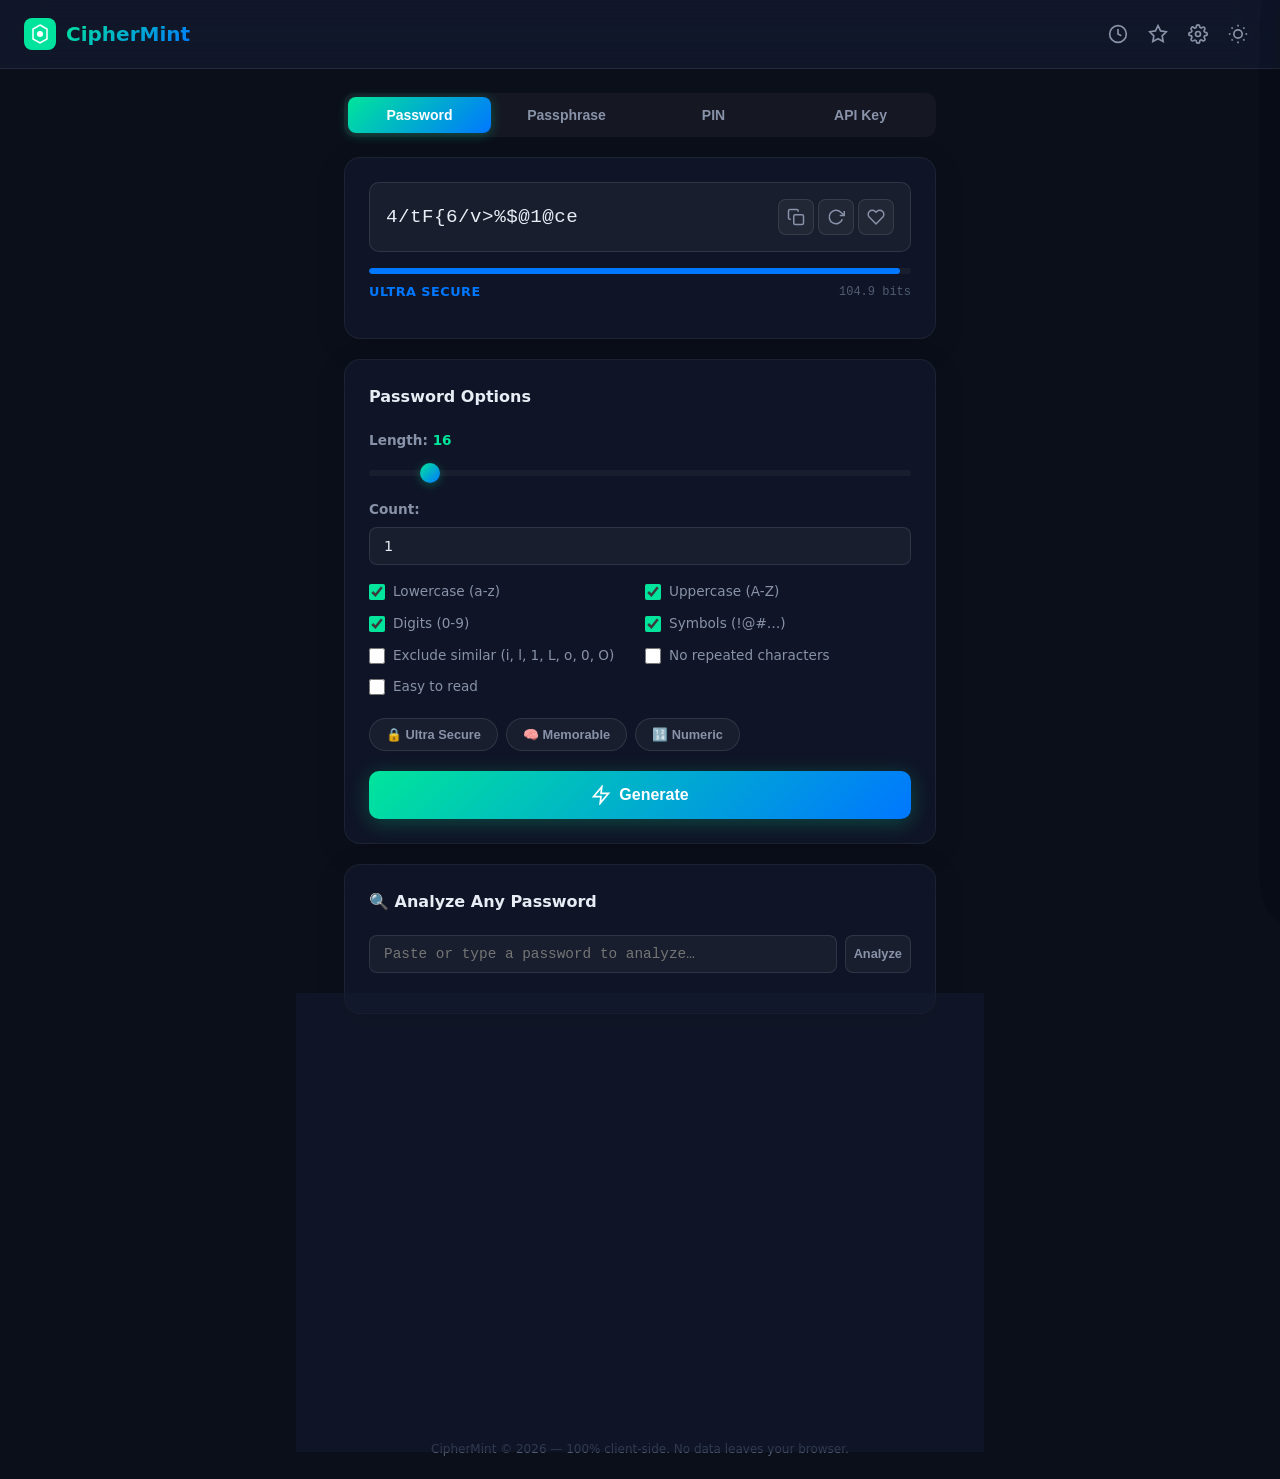
<file: index.html>
<!doctype html>
<html lang="en" data-theme="dark">
    <head>
        <meta charset="UTF-8" />
        <meta name="viewport" content="width=device-width, initial-scale=1.0" />
        <meta
            name="description"
            content="CipherMint — Modern, secure password generator. Generate strong passwords, passphrases, PINs & API keys instantly in your browser."
        />
        <title>CipherMint — Secure Password Generator</title>
        <link rel="stylesheet" href="styles.css" />
        <link rel="icon" href="assets/icons/favicon.svg" type="image/svg+xml" />
    </head>
    <body>
        <!-- Toast Container -->
        <div id="toast-container" aria-live="polite" aria-atomic="true"></div>

        <!-- Header -->
        <header class="app-header">
            <div class="header-left">
                <div class="logo" aria-label="CipherMint logo">
                    <svg
                        width="32"
                        height="32"
                        viewBox="0 0 32 32"
                        fill="none"
                        aria-hidden="true"
                    >
                        <rect
                            width="32"
                            height="32"
                            rx="8"
                            fill="url(#logoGrad)"
                        />
                        <path
                            d="M16 7l7 4v10l-7 4-7-4V11l7-4z"
                            stroke="#fff"
                            stroke-width="1.5"
                            fill="none"
                        />
                        <circle cx="16" cy="16" r="3" fill="#fff" />
                        <defs>
                            <linearGradient
                                id="logoGrad"
                                x1="0"
                                y1="0"
                                x2="32"
                                y2="32"
                            >
                                <stop stop-color="#00e59b" />
                                <stop offset="1" stop-color="#0077ff" />
                            </linearGradient>
                        </defs>
                    </svg>
                    <span class="logo-text">CipherMint</span>
                </div>
            </div>
            <nav class="header-right" aria-label="Main navigation">
                <button
                    id="btn-history"
                    class="icon-btn"
                    aria-label="Password history"
                    title="History"
                >
                    <svg
                        width="20"
                        height="20"
                        viewBox="0 0 24 24"
                        fill="none"
                        stroke="currentColor"
                        stroke-width="2"
                    >
                        <circle cx="12" cy="12" r="10" />
                        <polyline points="12 6 12 12 16 14" />
                    </svg>
                </button>
                <button
                    id="btn-favorites"
                    class="icon-btn"
                    aria-label="Favorite passwords"
                    title="Favorites"
                >
                    <svg
                        width="20"
                        height="20"
                        viewBox="0 0 24 24"
                        fill="none"
                        stroke="currentColor"
                        stroke-width="2"
                    >
                        <polygon
                            points="12 2 15.09 8.26 22 9.27 17 14.14 18.18 21.02 12 17.77 5.82 21.02 7 14.14 2 9.27 8.91 8.26 12 2"
                        />
                    </svg>
                </button>
                <button
                    id="btn-settings"
                    class="icon-btn"
                    aria-label="Settings"
                    title="Settings"
                >
                    <svg
                        width="20"
                        height="20"
                        viewBox="0 0 24 24"
                        fill="none"
                        stroke="currentColor"
                        stroke-width="2"
                    >
                        <circle cx="12" cy="12" r="3" />
                        <path
                            d="M19.4 15a1.65 1.65 0 0 0 .33 1.82l.06.06a2 2 0 1 1-2.83 2.83l-.06-.06a1.65 1.65 0 0 0-1.82-.33 1.65 1.65 0 0 0-1 1.51V21a2 2 0 0 1-4 0v-.09A1.65 1.65 0 0 0 9 19.4a1.65 1.65 0 0 0-1.82.33l-.06.06a2 2 0 1 1-2.83-2.83l.06-.06A1.65 1.65 0 0 0 4.68 15a1.65 1.65 0 0 0-1.51-1H3a2 2 0 0 1 0-4h.09A1.65 1.65 0 0 0 4.6 9a1.65 1.65 0 0 0-.33-1.82l-.06-.06a2 2 0 1 1 2.83-2.83l.06.06A1.65 1.65 0 0 0 9 4.68a1.65 1.65 0 0 0 1-1.51V3a2 2 0 0 1 4 0v.09a1.65 1.65 0 0 0 1 1.51 1.65 1.65 0 0 0 1.82-.33l.06-.06a2 2 0 1 1 2.83 2.83l-.06.06A1.65 1.65 0 0 0 19.4 9a1.65 1.65 0 0 0 1.51 1H21a2 2 0 0 1 0 4h-.09a1.65 1.65 0 0 0-1.51 1z"
                        />
                    </svg>
                </button>
                <button
                    id="btn-theme"
                    class="icon-btn"
                    aria-label="Toggle theme"
                    title="Toggle dark/light mode"
                >
                    <svg
                        class="icon-sun"
                        width="20"
                        height="20"
                        viewBox="0 0 24 24"
                        fill="none"
                        stroke="currentColor"
                        stroke-width="2"
                    >
                        <circle cx="12" cy="12" r="5" />
                        <line x1="12" y1="1" x2="12" y2="3" />
                        <line x1="12" y1="21" x2="12" y2="23" />
                        <line x1="4.22" y1="4.22" x2="5.64" y2="5.64" />
                        <line x1="18.36" y1="18.36" x2="19.78" y2="19.78" />
                        <line x1="1" y1="12" x2="3" y2="12" />
                        <line x1="21" y1="12" x2="23" y2="12" />
                        <line x1="4.22" y1="19.78" x2="5.64" y2="18.36" />
                        <line x1="18.36" y1="5.64" x2="19.78" y2="4.22" />
                    </svg>
                    <svg
                        class="icon-moon"
                        width="20"
                        height="20"
                        viewBox="0 0 24 24"
                        fill="none"
                        stroke="currentColor"
                        stroke-width="2"
                    >
                        <path
                            d="M21 12.79A9 9 0 1 1 11.21 3 7 7 0 0 0 21 12.79z"
                        />
                    </svg>
                </button>
            </nav>
        </header>

        <!-- Main Content -->
        <main class="app-main">
            <!-- Generator Mode Tabs -->
            <div class="mode-tabs" role="tablist" aria-label="Generator mode">
                <button
                    class="tab active"
                    role="tab"
                    aria-selected="true"
                    data-mode="password"
                >
                    Password
                </button>
                <button
                    class="tab"
                    role="tab"
                    aria-selected="false"
                    data-mode="passphrase"
                >
                    Passphrase
                </button>
                <button
                    class="tab"
                    role="tab"
                    aria-selected="false"
                    data-mode="pin"
                >
                    PIN
                </button>
                <button
                    class="tab"
                    role="tab"
                    aria-selected="false"
                    data-mode="apikey"
                >
                    API Key
                </button>
            </div>

            <!-- Password Output -->
            <section
                class="output-section glass-card"
                aria-label="Generated password output"
            >
                <div class="output-wrapper">
                    <output
                        id="password-output"
                        class="password-display"
                        aria-live="polite"
                        aria-label="Generated password"
                        >Click Generate</output
                    >
                    <div class="output-actions">
                        <button
                            id="btn-copy"
                            class="action-btn"
                            aria-label="Copy password"
                            title="Copy to clipboard"
                        >
                            <svg
                                width="18"
                                height="18"
                                viewBox="0 0 24 24"
                                fill="none"
                                stroke="currentColor"
                                stroke-width="2"
                            >
                                <rect
                                    x="9"
                                    y="9"
                                    width="13"
                                    height="13"
                                    rx="2"
                                />
                                <path
                                    d="M5 15H4a2 2 0 0 1-2-2V4a2 2 0 0 1 2-2h9a2 2 0 0 1 2 2v1"
                                />
                            </svg>
                        </button>
                        <button
                            id="btn-refresh"
                            class="action-btn"
                            aria-label="Regenerate password"
                            title="Regenerate"
                        >
                            <svg
                                width="18"
                                height="18"
                                viewBox="0 0 24 24"
                                fill="none"
                                stroke="currentColor"
                                stroke-width="2"
                            >
                                <polyline points="23 4 23 10 17 10" />
                                <path d="M20.49 15a9 9 0 1 1-2.12-9.36L23 10" />
                            </svg>
                        </button>
                        <button
                            id="btn-fav"
                            class="action-btn"
                            aria-label="Save to favorites"
                            title="Save to favorites"
                        >
                            <svg
                                width="18"
                                height="18"
                                viewBox="0 0 24 24"
                                fill="none"
                                stroke="currentColor"
                                stroke-width="2"
                            >
                                <path
                                    d="M20.84 4.61a5.5 5.5 0 0 0-7.78 0L12 5.67l-1.06-1.06a5.5 5.5 0 0 0-7.78 7.78l1.06 1.06L12 21.23l7.78-7.78 1.06-1.06a5.5 5.5 0 0 0 0-7.78z"
                                />
                            </svg>
                        </button>
                    </div>
                </div>

                <!-- Strength Bar -->
                <div class="strength-section">
                    <div
                        class="strength-bar-track"
                        aria-label="Password strength"
                    >
                        <div
                            id="strength-bar"
                            class="strength-bar-fill"
                            role="progressbar"
                            aria-valuenow="0"
                            aria-valuemin="0"
                            aria-valuemax="100"
                        ></div>
                    </div>
                    <div class="strength-info">
                        <span id="strength-label" class="strength-label"
                            >—</span
                        >
                        <span
                            id="entropy-value"
                            class="entropy-value"
                            title="Bits of entropy"
                        ></span>
                    </div>
                </div>

                <!-- Smart Suggestions -->
                <div
                    id="suggestions"
                    class="suggestions"
                    aria-label="Password improvement suggestions"
                    hidden
                ></div>
            </section>

            <!-- PASSWORD Config Panel -->
            <section
                id="panel-password"
                class="config-panel glass-card"
                role="tabpanel"
                aria-label="Password configuration"
            >
                <h2 class="panel-title">Password Options</h2>

                <div class="control-group">
                    <label for="length-slider"
                        >Length: <strong id="length-value">16</strong></label
                    >
                    <input
                        type="range"
                        id="length-slider"
                        min="4"
                        max="128"
                        value="16"
                        aria-label="Password length"
                    />
                </div>

                <div class="control-group">
                    <label for="count-input">Count:</label>
                    <input
                        type="number"
                        id="count-input"
                        min="1"
                        max="50"
                        value="1"
                        aria-label="Number of passwords to generate"
                    />
                </div>

                <div class="checkboxes-grid">
                    <label class="checkbox-label"
                        ><input type="checkbox" id="opt-lower" checked />
                        Lowercase (a-z)</label
                    >
                    <label class="checkbox-label"
                        ><input type="checkbox" id="opt-upper" checked />
                        Uppercase (A-Z)</label
                    >
                    <label class="checkbox-label"
                        ><input type="checkbox" id="opt-digits" checked />
                        Digits (0-9)</label
                    >
                    <label class="checkbox-label"
                        ><input type="checkbox" id="opt-symbols" checked />
                        Symbols (!@#…)</label
                    >
                    <label class="checkbox-label"
                        ><input type="checkbox" id="opt-exclude-similar" />
                        Exclude similar (i, l, 1, L, o, 0, O)</label
                    >
                    <label class="checkbox-label"
                        ><input type="checkbox" id="opt-no-repeat" /> No
                        repeated characters</label
                    >
                    <label class="checkbox-label"
                        ><input type="checkbox" id="opt-easy-read" /> Easy to
                        read</label
                    >
                </div>

                <div class="preset-buttons">
                    <button class="preset-btn" data-preset="ultraSecure">
                        🔒 Ultra Secure
                    </button>
                    <button class="preset-btn" data-preset="memorable">
                        🧠 Memorable
                    </button>
                    <button class="preset-btn" data-preset="numeric">
                        🔢 Numeric
                    </button>
                </div>

                <button
                    id="btn-generate"
                    class="generate-btn"
                    aria-label="Generate password"
                >
                    <svg
                        width="20"
                        height="20"
                        viewBox="0 0 24 24"
                        fill="none"
                        stroke="currentColor"
                        stroke-width="2"
                    >
                        <polygon
                            points="13 2 3 14 12 14 11 22 21 10 12 10 13 2"
                        />
                    </svg>
                    Generate
                </button>
            </section>

            <!-- PASSPHRASE Config Panel -->
            <section
                id="panel-passphrase"
                class="config-panel glass-card"
                role="tabpanel"
                aria-label="Passphrase configuration"
                hidden
            >
                <h2 class="panel-title">Passphrase Options</h2>

                <div class="control-group">
                    <label for="pp-words"
                        >Number of words:
                        <strong id="pp-words-value">4</strong></label
                    >
                    <input
                        type="range"
                        id="pp-words"
                        min="2"
                        max="12"
                        value="4"
                    />
                </div>

                <div class="control-group">
                    <label for="pp-separator">Separator:</label>
                    <select id="pp-separator">
                        <option value="-">Hyphen (-)</option>
                        <option value=" ">Space</option>
                        <option value=".">Dot (.)</option>
                        <option value="_">Underscore (_)</option>
                        <option value="/">Slash (/)</option>
                    </select>
                </div>

                <div class="control-group">
                    <label for="pp-style">Word style:</label>
                    <select id="pp-style">
                        <option value="lowercase">lowercase</option>
                        <option value="titlecase">TitleCase</option>
                        <option value="uppercase">UPPERCASE</option>
                    </select>
                </div>

                <label class="checkbox-label"
                    ><input type="checkbox" id="pp-add-number" /> Append
                    number</label
                >
                <label class="checkbox-label"
                    ><input type="checkbox" id="pp-add-symbol" /> Append
                    symbol</label
                >

                <button
                    id="btn-generate-pp"
                    class="generate-btn"
                    aria-label="Generate passphrase"
                >
                    <svg
                        width="20"
                        height="20"
                        viewBox="0 0 24 24"
                        fill="none"
                        stroke="currentColor"
                        stroke-width="2"
                    >
                        <polygon
                            points="13 2 3 14 12 14 11 22 21 10 12 10 13 2"
                        />
                    </svg>
                    Generate Passphrase
                </button>
            </section>

            <!-- PIN Config Panel -->
            <section
                id="panel-pin"
                class="config-panel glass-card"
                role="tabpanel"
                aria-label="PIN configuration"
                hidden
            >
                <h2 class="panel-title">PIN Options</h2>

                <div class="control-group">
                    <label for="pin-length"
                        >PIN Length:
                        <strong id="pin-length-value">4</strong></label
                    >
                    <input
                        type="range"
                        id="pin-length"
                        min="3"
                        max="12"
                        value="4"
                    />
                </div>

                <label class="checkbox-label"
                    ><input type="checkbox" id="pin-no-repeat" /> No repeated
                    digits</label
                >
                <label class="checkbox-label"
                    ><input type="checkbox" id="pin-no-sequential" /> No
                    sequential digits</label
                >

                <button
                    id="btn-generate-pin"
                    class="generate-btn"
                    aria-label="Generate PIN"
                >
                    <svg
                        width="20"
                        height="20"
                        viewBox="0 0 24 24"
                        fill="none"
                        stroke="currentColor"
                        stroke-width="2"
                    >
                        <polygon
                            points="13 2 3 14 12 14 11 22 21 10 12 10 13 2"
                        />
                    </svg>
                    Generate PIN
                </button>
            </section>

            <!-- API KEY Config Panel -->
            <section
                id="panel-apikey"
                class="config-panel glass-card"
                role="tabpanel"
                aria-label="API key configuration"
                hidden
            >
                <h2 class="panel-title">API Key Options</h2>

                <div class="control-group">
                    <label for="api-segments">Segments:</label>
                    <input
                        type="number"
                        id="api-segments"
                        min="2"
                        max="8"
                        value="4"
                    />
                </div>

                <div class="control-group">
                    <label for="api-seg-length">Segment length:</label>
                    <input
                        type="number"
                        id="api-seg-length"
                        min="2"
                        max="8"
                        value="4"
                    />
                </div>

                <div class="control-group">
                    <label for="api-charset">Character set:</label>
                    <select id="api-charset">
                        <option value="alphanumeric">
                            Alphanumeric (A-Z, 0-9)
                        </option>
                        <option value="hex">Hexadecimal (0-9, A-F)</option>
                        <option value="alpha">Alphabetic (A-Z)</option>
                    </select>
                </div>

                <button
                    id="btn-generate-api"
                    class="generate-btn"
                    aria-label="Generate API key"
                >
                    <svg
                        width="20"
                        height="20"
                        viewBox="0 0 24 24"
                        fill="none"
                        stroke="currentColor"
                        stroke-width="2"
                    >
                        <polygon
                            points="13 2 3 14 12 14 11 22 21 10 12 10 13 2"
                        />
                    </svg>
                    Generate API Key
                </button>
            </section>

            <!-- Multi-Password Output -->
            <section
                id="multi-output"
                class="multi-output glass-card"
                hidden
                aria-label="Multiple generated passwords"
            >
                <h2 class="panel-title">Generated Passwords</h2>
                <div id="multi-list" class="multi-list"></div>
            </section>

            <!-- Password Strength Analyzer -->
            <section
                class="analyzer-section glass-card"
                aria-label="Password strength analyzer"
            >
                <h2 class="panel-title">🔍 Analyze Any Password</h2>
                <div class="analyzer-input-wrap">
                    <input
                        type="text"
                        id="analyzer-input"
                        class="analyzer-input"
                        placeholder="Paste or type a password to analyze…"
                        autocomplete="off"
                        aria-label="Password to analyze"
                    />
                    <button
                        id="btn-analyze"
                        class="action-btn"
                        aria-label="Analyze password"
                    >
                        Analyze
                    </button>
                </div>
                <div id="analyzer-result" class="analyzer-result" hidden></div>
            </section>

            <!-- Security Tips -->
            <section class="tips-section glass-card" aria-label="Security tips">
                <h2 class="panel-title">🛡️ Security Tips</h2>
                <ul class="tips-list">
                    <li>Use a unique password for every account.</li>
                    <li>
                        Enable two-factor authentication (2FA) wherever
                        possible.
                    </li>
                    <li>Never share passwords via email or messaging apps.</li>
                    <li>
                        Consider using a password manager for secure storage.
                    </li>
                    <li>Change compromised passwords immediately.</li>
                    <li>Avoid using personal information in passwords.</li>
                </ul>
            </section>
        </main>

        <!-- History Panel (Slide-over) -->
        <aside
            id="history-panel"
            class="slide-panel"
            aria-label="Password history"
            hidden
        >
            <div class="slide-panel-header">
                <h2>📜 History</h2>
                <button
                    id="btn-close-history"
                    class="icon-btn"
                    aria-label="Close history"
                >
                    &times;
                </button>
            </div>
            <div class="slide-panel-actions">
                <button id="btn-clear-history" class="small-btn danger">
                    Clear All
                </button>
            </div>
            <ul id="history-list" class="panel-list"></ul>
        </aside>

        <!-- Favorites Panel (Slide-over) -->
        <aside
            id="favorites-panel"
            class="slide-panel"
            aria-label="Favorite passwords"
            hidden
        >
            <div class="slide-panel-header">
                <h2>⭐ Favorites</h2>
                <button
                    id="btn-close-favorites"
                    class="icon-btn"
                    aria-label="Close favorites"
                >
                    &times;
                </button>
            </div>
            <div class="slide-panel-actions">
                <button id="btn-clear-favorites" class="small-btn danger">
                    Clear All
                </button>
            </div>
            <ul id="favorites-list" class="panel-list"></ul>
        </aside>

        <!-- Settings Panel (Slide-over) -->
        <aside
            id="settings-panel"
            class="slide-panel"
            aria-label="Settings"
            hidden
        >
            <div class="slide-panel-header">
                <h2>⚙️ Settings</h2>
                <button
                    id="btn-close-settings"
                    class="icon-btn"
                    aria-label="Close settings"
                >
                    &times;
                </button>
            </div>
            <div class="settings-body">
                <label class="checkbox-label"
                    ><input type="checkbox" id="set-auto-copy" /> Auto-copy on
                    generate</label
                >
                <label class="checkbox-label"
                    ><input type="checkbox" id="set-save-history" checked />
                    Save to history</label
                >
                <label class="checkbox-label"
                    ><input type="checkbox" id="set-sound" /> Sound
                    effects</label
                >
                <hr />
                <button id="btn-reset-settings" class="small-btn danger">
                    Reset All Settings
                </button>
                <button id="btn-export-history" class="small-btn">
                    Export History
                </button>
            </div>
        </aside>

        <!-- Overlay -->
        <div id="overlay" class="overlay" hidden></div>

        <footer class="app-footer">
            <p>
                CipherMint &copy; 2026 &mdash; 100% client-side. No data leaves
                your browser.
            </p>
        </footer>

        <script src="script.js"></script>
    </body>
</html>
</file>
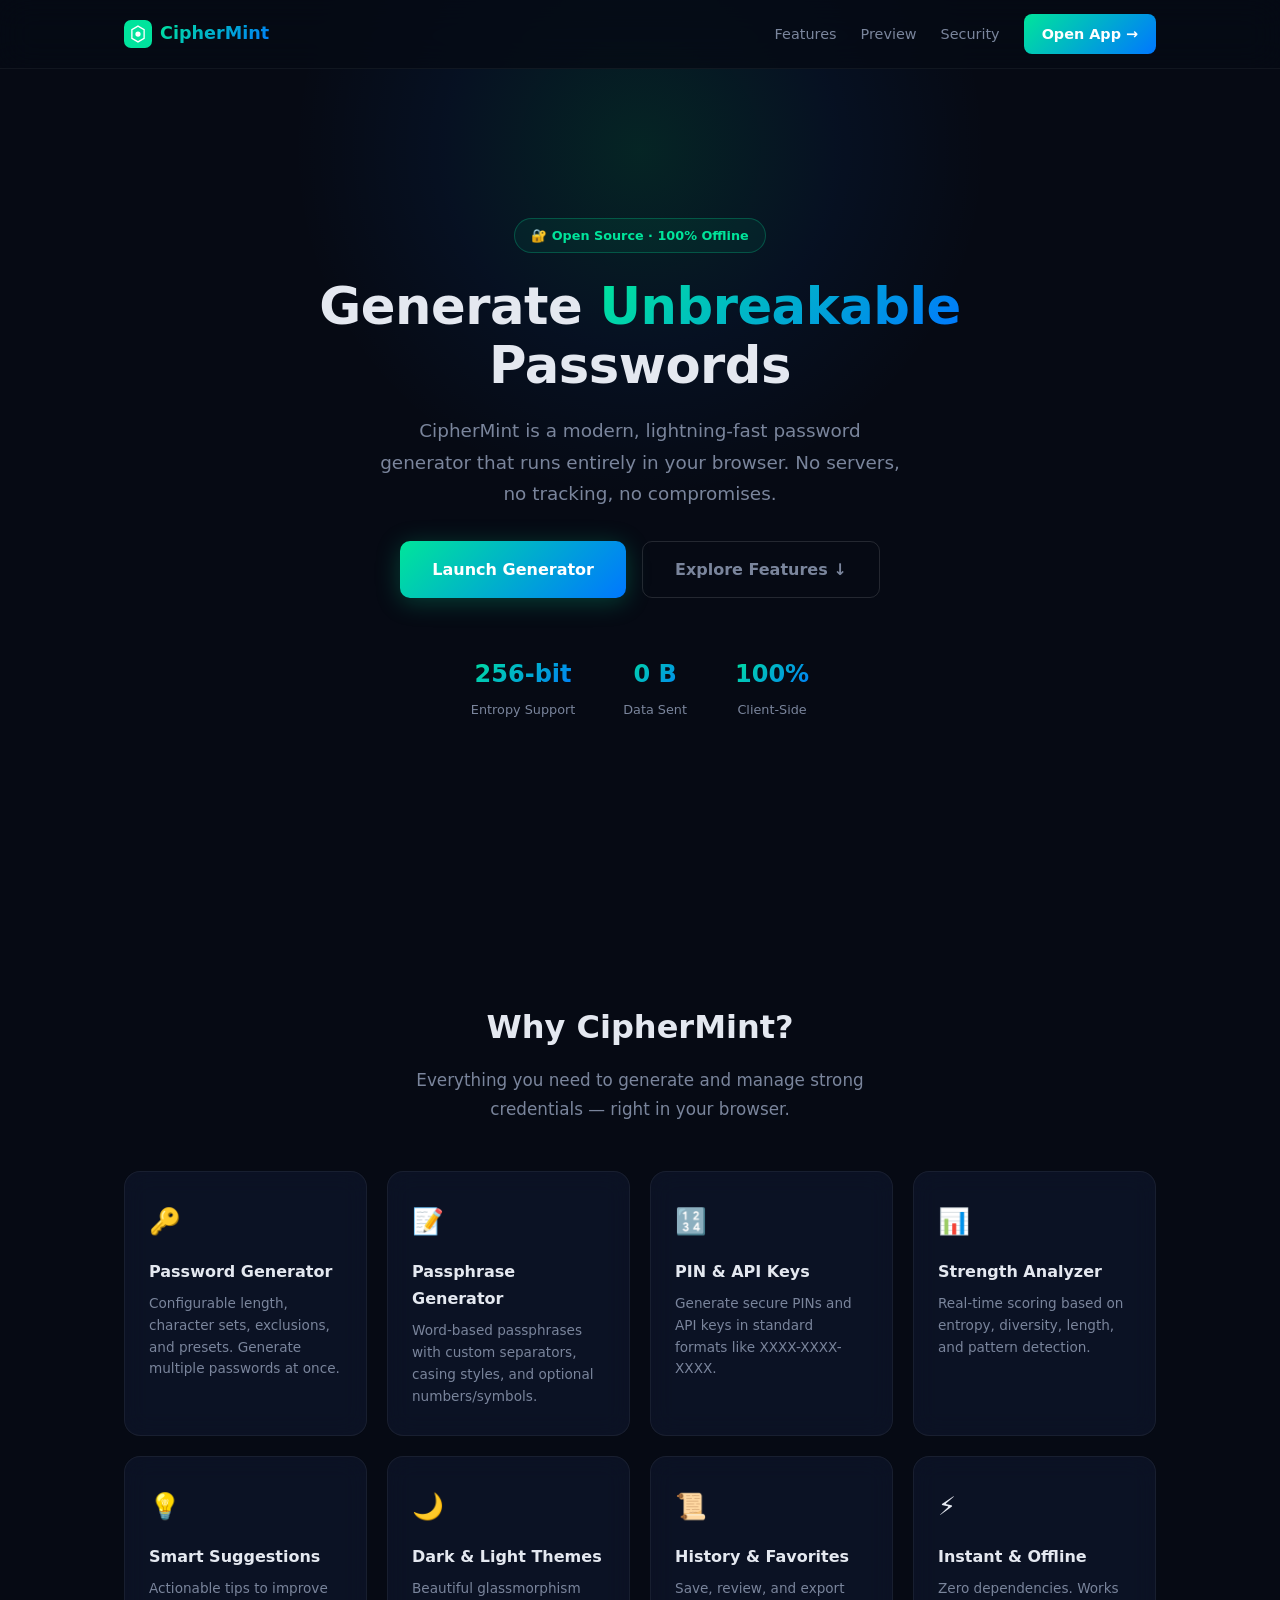
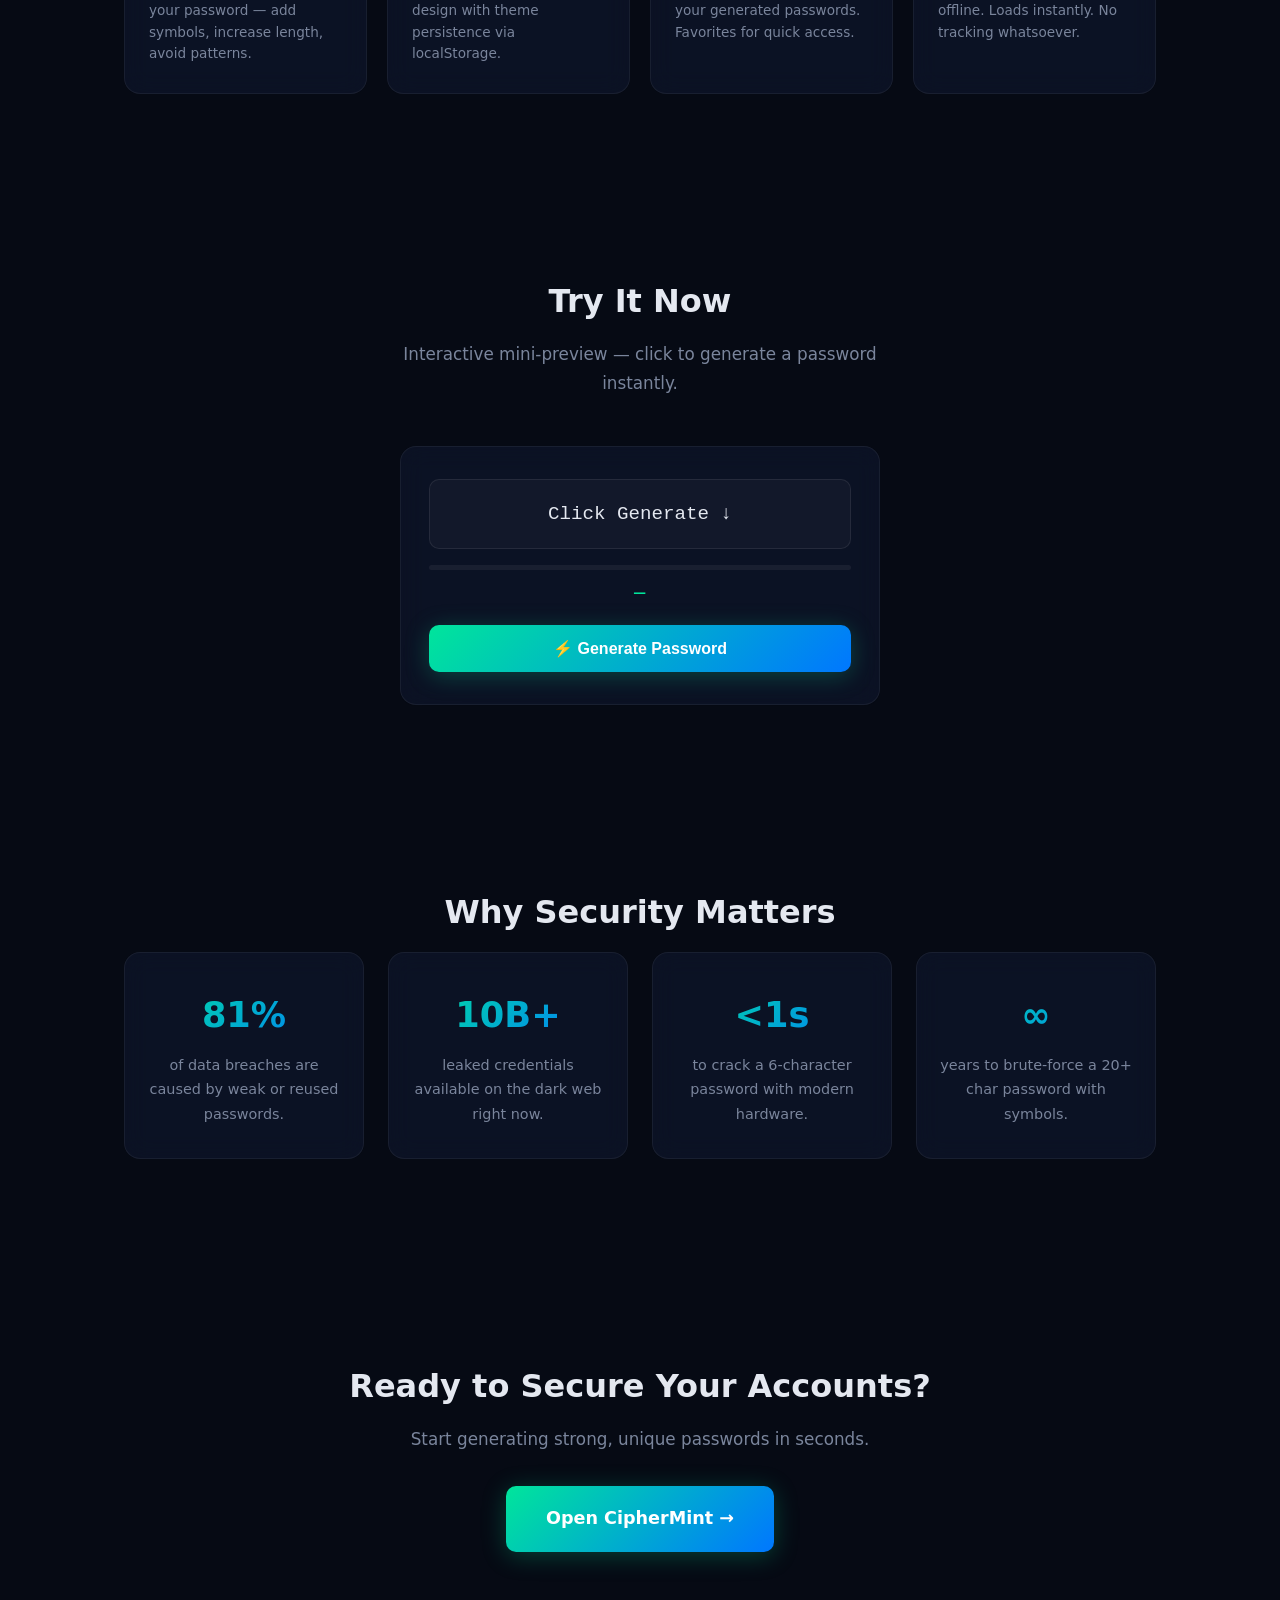
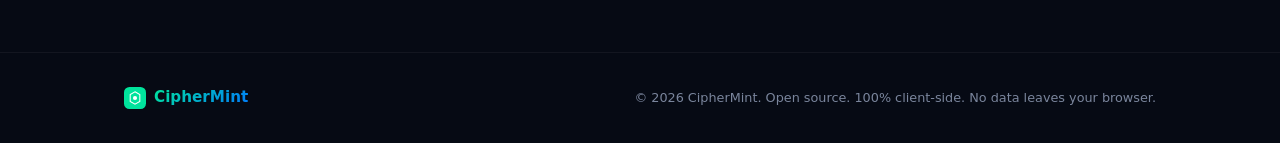
<file: landing/index.html>
<!doctype html>
<html lang="en" data-theme="dark">
    <head>
        <meta charset="UTF-8" />
        <meta name="viewport" content="width=device-width, initial-scale=1.0" />
        <meta
            name="description"
            content="CipherMint — Generate unbreakable passwords instantly. Free, open-source, and 100% offline."
        />
        <title>CipherMint — Secure Password Generator</title>
        <link
            rel="icon"
            href="../assets/icons/favicon.svg"
            type="image/svg+xml"
        />
        <link rel="stylesheet" href="landing.css" />
    </head>
    <body>
        <!-- Navigation -->
        <nav class="nav">
            <div class="nav-inner">
                <a href="#" class="nav-logo">
                    <svg
                        width="28"
                        height="28"
                        viewBox="0 0 32 32"
                        fill="none"
                        aria-hidden="true"
                    >
                        <rect width="32" height="32" rx="8" fill="url(#nlg)" />
                        <path
                            d="M16 7l7 4v10l-7 4-7-4V11l7-4z"
                            stroke="#fff"
                            stroke-width="1.5"
                            fill="none"
                        />
                        <circle cx="16" cy="16" r="3" fill="#fff" />
                        <defs>
                            <linearGradient
                                id="nlg"
                                x1="0"
                                y1="0"
                                x2="32"
                                y2="32"
                            >
                                <stop stop-color="#00e59b" />
                                <stop offset="1" stop-color="#0077ff" />
                            </linearGradient>
                        </defs>
                    </svg>
                    <span>CipherMint</span>
                </a>
                <div class="nav-links">
                    <a href="#features">Features</a>
                    <a href="#preview">Preview</a>
                    <a href="#security">Security</a>
                    <a href="../index.html" class="nav-cta">Open App →</a>
                </div>
            </div>
        </nav>

        <!-- Hero -->
        <section class="hero" id="hero">
            <div class="hero-bg-glow"></div>
            <div class="hero-content">
                <div class="hero-badge">
                    🔐 Open Source &middot; 100% Offline
                </div>
                <h1 class="hero-title">
                    Generate
                    <span class="gradient-text">Unbreakable</span> Passwords
                </h1>
                <p class="hero-subtitle">
                    CipherMint is a modern, lightning-fast password generator
                    that runs entirely in your browser. No servers, no tracking,
                    no compromises.
                </p>
                <div class="hero-actions">
                    <a href="../index.html" class="btn-primary"
                        >Launch Generator</a
                    >
                    <a href="#features" class="btn-secondary"
                        >Explore Features ↓</a
                    >
                </div>
                <div class="hero-stats">
                    <div class="stat">
                        <strong>256-bit</strong><span>Entropy Support</span>
                    </div>
                    <div class="stat">
                        <strong>0 B</strong><span>Data Sent</span>
                    </div>
                    <div class="stat">
                        <strong>100%</strong><span>Client-Side</span>
                    </div>
                </div>
            </div>
        </section>

        <!-- Features -->
        <section class="features" id="features">
            <div class="section-inner">
                <h2 class="section-title">Why CipherMint?</h2>
                <p class="section-subtitle">
                    Everything you need to generate and manage strong
                    credentials — right in your browser.
                </p>
                <div class="features-grid">
                    <div class="feature-card">
                        <div class="feature-icon">🔑</div>
                        <h3>Password Generator</h3>
                        <p>
                            Configurable length, character sets, exclusions, and
                            presets. Generate multiple passwords at once.
                        </p>
                    </div>
                    <div class="feature-card">
                        <div class="feature-icon">📝</div>
                        <h3>Passphrase Generator</h3>
                        <p>
                            Word-based passphrases with custom separators,
                            casing styles, and optional numbers/symbols.
                        </p>
                    </div>
                    <div class="feature-card">
                        <div class="feature-icon">🔢</div>
                        <h3>PIN &amp; API Keys</h3>
                        <p>
                            Generate secure PINs and API keys in standard
                            formats like XXXX-XXXX-XXXX.
                        </p>
                    </div>
                    <div class="feature-card">
                        <div class="feature-icon">📊</div>
                        <h3>Strength Analyzer</h3>
                        <p>
                            Real-time scoring based on entropy, diversity,
                            length, and pattern detection.
                        </p>
                    </div>
                    <div class="feature-card">
                        <div class="feature-icon">💡</div>
                        <h3>Smart Suggestions</h3>
                        <p>
                            Actionable tips to improve your password — add
                            symbols, increase length, avoid patterns.
                        </p>
                    </div>
                    <div class="feature-card">
                        <div class="feature-icon">🌙</div>
                        <h3>Dark &amp; Light Themes</h3>
                        <p>
                            Beautiful glassmorphism design with theme
                            persistence via localStorage.
                        </p>
                    </div>
                    <div class="feature-card">
                        <div class="feature-icon">📜</div>
                        <h3>History &amp; Favorites</h3>
                        <p>
                            Save, review, and export your generated passwords.
                            Favorites for quick access.
                        </p>
                    </div>
                    <div class="feature-card">
                        <div class="feature-icon">⚡</div>
                        <h3>Instant &amp; Offline</h3>
                        <p>
                            Zero dependencies. Works offline. Loads instantly.
                            No tracking whatsoever.
                        </p>
                    </div>
                </div>
            </div>
        </section>

        <!-- Mini Preview -->
        <section class="preview" id="preview">
            <div class="section-inner">
                <h2 class="section-title">Try It Now</h2>
                <p class="section-subtitle">
                    Interactive mini-preview — click to generate a password
                    instantly.
                </p>
                <div class="preview-card">
                    <div class="preview-output" id="preview-output">
                        Click Generate ↓
                    </div>
                    <div class="preview-strength">
                        <div class="preview-bar-track">
                            <div
                                class="preview-bar-fill"
                                id="preview-bar"
                            ></div>
                        </div>
                        <span id="preview-label" class="preview-label">—</span>
                    </div>
                    <button
                        class="btn-primary preview-btn"
                        id="preview-generate"
                    >
                        ⚡ Generate Password
                    </button>
                </div>
            </div>
        </section>

        <!-- Why Security Matters -->
        <section class="security" id="security">
            <div class="section-inner">
                <h2 class="section-title">Why Security Matters</h2>
                <div class="security-grid">
                    <div class="security-item">
                        <div class="security-number">81%</div>
                        <p>
                            of data breaches are caused by weak or reused
                            passwords.
                        </p>
                    </div>
                    <div class="security-item">
                        <div class="security-number">10B+</div>
                        <p>
                            leaked credentials available on the dark web right
                            now.
                        </p>
                    </div>
                    <div class="security-item">
                        <div class="security-number">&lt;1s</div>
                        <p>
                            to crack a 6-character password with modern
                            hardware.
                        </p>
                    </div>
                    <div class="security-item">
                        <div class="security-number">∞</div>
                        <p>
                            years to brute-force a 20+ char password with
                            symbols.
                        </p>
                    </div>
                </div>
            </div>
        </section>

        <!-- CTA -->
        <section class="cta-section">
            <div class="section-inner cta-inner">
                <h2>Ready to Secure Your Accounts?</h2>
                <p>Start generating strong, unique passwords in seconds.</p>
                <a href="../index.html" class="btn-primary btn-large"
                    >Open CipherMint →</a
                >
            </div>
        </section>

        <!-- Footer -->
        <footer class="landing-footer">
            <div class="section-inner footer-inner">
                <div class="footer-logo">
                    <svg
                        width="22"
                        height="22"
                        viewBox="0 0 32 32"
                        fill="none"
                        aria-hidden="true"
                    >
                        <rect width="32" height="32" rx="8" fill="url(#flg)" />
                        <path
                            d="M16 7l7 4v10l-7 4-7-4V11l7-4z"
                            stroke="#fff"
                            stroke-width="1.5"
                            fill="none"
                        />
                        <circle cx="16" cy="16" r="3" fill="#fff" />
                        <defs>
                            <linearGradient
                                id="flg"
                                x1="0"
                                y1="0"
                                x2="32"
                                y2="32"
                            >
                                <stop stop-color="#00e59b" />
                                <stop offset="1" stop-color="#0077ff" />
                            </linearGradient>
                        </defs>
                    </svg>
                    <span>CipherMint</span>
                </div>
                <p>
                    &copy; 2026 CipherMint. Open source. 100% client-side. No
                    data leaves your browser.
                </p>
            </div>
        </footer>

        <script src="landing.js"></script>
    </body>
</html>
</file>
<file: styles.css>
/* ===== CipherMint — styles.css ===== */
/* Modern glassmorphism design with light/dark theme support */

/* ---------- CSS Variables ---------- */
:root {
    --font-main: "Segoe UI", system-ui, -apple-system, sans-serif;
    --font-mono: "SF Mono", "Fira Code", "Cascadia Code", "Consolas", monospace;
    --radius: 16px;
    --radius-sm: 10px;
    --transition: 0.3s cubic-bezier(0.4, 0, 0.2, 1);
    --shadow: 0 8px 32px rgba(0, 0, 0, 0.12);
}

/* Dark Theme (default) */
[data-theme="dark"] {
    --bg-primary: #0b0f1a;
    --bg-secondary: #131927;
    --bg-glass: rgba(20, 28, 50, 0.65);
    --bg-glass-border: rgba(255, 255, 255, 0.08);
    --text-primary: #e8ecf4;
    --text-secondary: #8892a8;
    --text-muted: #515c72;
    --accent: #00e59b;
    --accent-alt: #0077ff;
    --accent-gradient: linear-gradient(135deg, #00e59b, #0077ff);
    --danger: #ff4d6a;
    --warning: #ffb84d;
    --success: #00e59b;
    --card-bg: rgba(20, 28, 50, 0.55);
    --card-border: rgba(255, 255, 255, 0.06);
    --input-bg: rgba(255, 255, 255, 0.04);
    --input-border: rgba(255, 255, 255, 0.1);
    --overlay-bg: rgba(0, 0, 0, 0.6);
    --strength-weak: #ff4d6a;
    --strength-fair: #ffb84d;
    --strength-good: #47c9a2;
    --strength-strong: #00e59b;
    --strength-ultra: #0077ff;
    --scrollbar-thumb: rgba(255, 255, 255, 0.12);
}

/* Light Theme */
[data-theme="light"] {
    --bg-primary: #f0f2f7;
    --bg-secondary: #ffffff;
    --bg-glass: rgba(255, 255, 255, 0.7);
    --bg-glass-border: rgba(0, 0, 0, 0.06);
    --text-primary: #1a1f2e;
    --text-secondary: #5a6478;
    --text-muted: #99a3b8;
    --accent: #00b87a;
    --accent-alt: #0066dd;
    --accent-gradient: linear-gradient(135deg, #00b87a, #0066dd);
    --danger: #e8364e;
    --warning: #e6a030;
    --success: #00b87a;
    --card-bg: rgba(255, 255, 255, 0.75);
    --card-border: rgba(0, 0, 0, 0.08);
    --input-bg: rgba(0, 0, 0, 0.03);
    --input-border: rgba(0, 0, 0, 0.12);
    --overlay-bg: rgba(0, 0, 0, 0.3);
    --strength-weak: #e8364e;
    --strength-fair: #e6a030;
    --strength-good: #3ab88f;
    --strength-strong: #00b87a;
    --strength-ultra: #0066dd;
    --scrollbar-thumb: rgba(0, 0, 0, 0.15);
}

/* ---------- Reset & Base ---------- */
*,
*::before,
*::after {
    box-sizing: border-box;
    margin: 0;
    padding: 0;
}
html {
    scroll-behavior: smooth;
}
body {
    font-family: var(--font-main);
    background: var(--bg-primary);
    color: var(--text-primary);
    min-height: 100vh;
    display: flex;
    flex-direction: column;
    transition:
        background var(--transition),
        color var(--transition);
    line-height: 1.6;
    -webkit-font-smoothing: antialiased;
}

/* Custom scrollbar */
::-webkit-scrollbar {
    width: 6px;
}
::-webkit-scrollbar-track {
    background: transparent;
}
::-webkit-scrollbar-thumb {
    background: var(--scrollbar-thumb);
    border-radius: 3px;
}

/* ---------- Glass Card ---------- */
.glass-card {
    background: var(--card-bg);
    border: 1px solid var(--card-border);
    border-radius: var(--radius);
    backdrop-filter: blur(20px);
    -webkit-backdrop-filter: blur(20px);
    padding: 24px;
    box-shadow: var(--shadow);
    transition:
        background var(--transition),
        border-color var(--transition),
        transform 0.2s ease;
}
.glass-card:hover {
    border-color: rgba(0, 229, 155, 0.15);
}

/* ---------- Header ---------- */
.app-header {
    display: flex;
    align-items: center;
    justify-content: space-between;
    padding: 16px 24px;
    background: var(--bg-glass);
    backdrop-filter: blur(20px);
    -webkit-backdrop-filter: blur(20px);
    border-bottom: 1px solid var(--bg-glass-border);
    position: sticky;
    top: 0;
    z-index: 100;
}
.logo {
    display: flex;
    align-items: center;
    gap: 10px;
}
.logo-text {
    font-size: 1.25rem;
    font-weight: 700;
    background: var(--accent-gradient);
    -webkit-background-clip: text;
    -webkit-text-fill-color: transparent;
    background-clip: text;
}
.header-right {
    display: flex;
    align-items: center;
    gap: 4px;
}
.icon-btn {
    background: none;
    border: none;
    color: var(--text-secondary);
    cursor: pointer;
    padding: 8px;
    border-radius: var(--radius-sm);
    transition:
        color var(--transition),
        background var(--transition);
    display: flex;
    align-items: center;
    justify-content: center;
    font-size: 1.25rem;
}
.icon-btn:hover,
.icon-btn:focus-visible {
    color: var(--accent);
    background: var(--input-bg);
}
.icon-btn:focus-visible {
    outline: 2px solid var(--accent);
    outline-offset: 2px;
}

/* Theme toggle icons */
[data-theme="dark"] .icon-sun {
    display: block;
}
[data-theme="dark"] .icon-moon {
    display: none;
}
[data-theme="light"] .icon-sun {
    display: none;
}
[data-theme="light"] .icon-moon {
    display: block;
}

/* ---------- Main ---------- */
.app-main {
    flex: 1;
    padding: 24px;
    max-width: 640px;
    width: 100%;
    margin: 0 auto;
    display: flex;
    flex-direction: column;
    gap: 20px;
}

/* ---------- Mode Tabs ---------- */
.mode-tabs {
    display: flex;
    gap: 4px;
    background: var(--input-bg);
    border-radius: var(--radius-sm);
    padding: 4px;
}
.tab {
    flex: 1;
    padding: 10px 12px;
    border: none;
    background: none;
    color: var(--text-secondary);
    font-weight: 600;
    font-size: 0.875rem;
    cursor: pointer;
    border-radius: 8px;
    transition: all var(--transition);
}
.tab.active {
    background: var(--accent-gradient);
    color: #fff;
    box-shadow: 0 2px 12px rgba(0, 229, 155, 0.3);
}
.tab:hover:not(.active) {
    color: var(--text-primary);
    background: var(--input-bg);
}
.tab:focus-visible {
    outline: 2px solid var(--accent);
    outline-offset: 2px;
}

/* ---------- Output Section ---------- */
.output-section {
    text-align: center;
}
.output-wrapper {
    display: flex;
    align-items: center;
    gap: 8px;
    background: var(--input-bg);
    border: 1px solid var(--input-border);
    border-radius: var(--radius-sm);
    padding: 16px;
    margin-bottom: 16px;
}
.password-display {
    flex: 1;
    font-family: var(--font-mono);
    font-size: 1.2rem;
    word-break: break-all;
    color: var(--text-primary);
    text-align: left;
    min-height: 1.6em;
    letter-spacing: 0.5px;
    user-select: all;
}
.output-actions {
    display: flex;
    gap: 4px;
    flex-shrink: 0;
}
.action-btn {
    background: var(--input-bg);
    border: 1px solid var(--input-border);
    color: var(--text-secondary);
    cursor: pointer;
    padding: 8px;
    border-radius: 8px;
    transition: all var(--transition);
    display: flex;
    align-items: center;
    justify-content: center;
    font-size: 0.8rem;
    font-weight: 600;
}
.action-btn:hover,
.action-btn:focus-visible {
    color: var(--accent);
    border-color: var(--accent);
    background: rgba(0, 229, 155, 0.08);
}
.action-btn:focus-visible {
    outline: 2px solid var(--accent);
    outline-offset: 2px;
}

/* ---------- Strength Bar ---------- */
.strength-section {
    margin-bottom: 8px;
}
.strength-bar-track {
    height: 6px;
    background: var(--input-bg);
    border-radius: 3px;
    overflow: hidden;
    margin-bottom: 8px;
}
.strength-bar-fill {
    height: 100%;
    width: 0;
    border-radius: 3px;
    transition:
        width 0.5s ease,
        background 0.5s ease;
}
.strength-info {
    display: flex;
    justify-content: space-between;
    align-items: center;
    font-size: 0.8rem;
}
.strength-label {
    font-weight: 600;
    text-transform: uppercase;
    letter-spacing: 0.5px;
}
.entropy-value {
    color: var(--text-muted);
    font-family: var(--font-mono);
    font-size: 0.75rem;
}

/* Strength colors */
.strength-weak .strength-bar-fill {
    background: var(--strength-weak);
}
.strength-fair .strength-bar-fill {
    background: var(--strength-fair);
}
.strength-good .strength-bar-fill {
    background: var(--strength-good);
}
.strength-strong .strength-bar-fill {
    background: var(--strength-strong);
}
.strength-ultra .strength-bar-fill {
    background: var(--strength-ultra);
}

.strength-weak .strength-label {
    color: var(--strength-weak);
}
.strength-fair .strength-label {
    color: var(--strength-fair);
}
.strength-good .strength-label {
    color: var(--strength-good);
}
.strength-strong .strength-label {
    color: var(--strength-strong);
}
.strength-ultra .strength-label {
    color: var(--strength-ultra);
}

/* ---------- Suggestions ---------- */
.suggestions {
    display: flex;
    flex-wrap: wrap;
    gap: 8px;
    margin-top: 12px;
}
.suggestion-tag {
    display: inline-flex;
    align-items: center;
    gap: 4px;
    padding: 5px 12px;
    border-radius: 20px;
    font-size: 0.75rem;
    font-weight: 600;
    border: 1px solid var(--input-border);
    background: var(--input-bg);
    color: var(--text-secondary);
    animation: fadeInUp 0.3s ease forwards;
}
.suggestion-tag::before {
    content: "💡";
    font-size: 0.7rem;
}

/* ---------- Config Panels ---------- */
.config-panel {
    animation: fadeIn 0.3s ease;
}
.panel-title {
    font-size: 1rem;
    font-weight: 700;
    margin-bottom: 20px;
    color: var(--text-primary);
}
.control-group {
    margin-bottom: 16px;
}
.control-group label {
    display: block;
    font-size: 0.85rem;
    font-weight: 600;
    color: var(--text-secondary);
    margin-bottom: 6px;
}
.control-group strong {
    color: var(--accent);
}
/* Range slider */
input[type="range"] {
    -webkit-appearance: none;
    appearance: none;
    width: 100%;
    height: 6px;
    border-radius: 3px;
    background: var(--input-bg);
    outline: none;
    cursor: pointer;
}
input[type="range"]::-webkit-slider-thumb {
    -webkit-appearance: none;
    appearance: none;
    width: 20px;
    height: 20px;
    border-radius: 50%;
    background: var(--accent-gradient);
    cursor: pointer;
    box-shadow: 0 2px 8px rgba(0, 229, 155, 0.3);
    transition: transform 0.2s ease;
}
input[type="range"]::-webkit-slider-thumb:hover {
    transform: scale(1.2);
}
input[type="range"]:focus-visible {
    outline: 2px solid var(--accent);
    outline-offset: 4px;
}
input[type="range"]::-moz-range-thumb {
    width: 20px;
    height: 20px;
    border-radius: 50%;
    background: var(--accent);
    cursor: pointer;
    border: none;
}

/* Number input & select */
input[type="number"],
select {
    width: 100%;
    padding: 10px 14px;
    background: var(--input-bg);
    border: 1px solid var(--input-border);
    border-radius: 8px;
    color: var(--text-primary);
    font-size: 0.9rem;
    font-family: var(--font-main);
    transition: border-color var(--transition);
}
input[type="number"]:focus,
select:focus {
    border-color: var(--accent);
    outline: none;
}
select {
    cursor: pointer;
}
select option {
    background: var(--bg-secondary);
    color: var(--text-primary);
}

/* Checkboxes */
.checkboxes-grid {
    display: grid;
    grid-template-columns: 1fr 1fr;
    gap: 10px;
    margin-bottom: 20px;
}
.checkbox-label {
    display: flex;
    align-items: center;
    gap: 8px;
    font-size: 0.85rem;
    color: var(--text-secondary);
    cursor: pointer;
    transition: color var(--transition);
}
.checkbox-label:hover {
    color: var(--text-primary);
}
.checkbox-label input[type="checkbox"] {
    accent-color: var(--accent);
    width: 16px;
    height: 16px;
    cursor: pointer;
}

/* Preset buttons */
.preset-buttons {
    display: flex;
    gap: 8px;
    margin-bottom: 20px;
    flex-wrap: wrap;
}
.preset-btn {
    padding: 8px 16px;
    border: 1px solid var(--input-border);
    background: var(--input-bg);
    color: var(--text-secondary);
    border-radius: 20px;
    cursor: pointer;
    font-size: 0.8rem;
    font-weight: 600;
    transition: all var(--transition);
}
.preset-btn:hover,
.preset-btn:focus-visible {
    border-color: var(--accent);
    color: var(--accent);
    background: rgba(0, 229, 155, 0.08);
}
.preset-btn:focus-visible {
    outline: 2px solid var(--accent);
    outline-offset: 2px;
}

/* Generate button */
.generate-btn {
    width: 100%;
    padding: 14px;
    border: none;
    border-radius: var(--radius-sm);
    background: var(--accent-gradient);
    color: #fff;
    font-size: 1rem;
    font-weight: 700;
    cursor: pointer;
    display: flex;
    align-items: center;
    justify-content: center;
    gap: 8px;
    transition:
        transform 0.15s ease,
        box-shadow 0.3s ease;
    box-shadow: 0 4px 20px rgba(0, 229, 155, 0.25);
}
.generate-btn:hover {
    transform: translateY(-1px);
    box-shadow: 0 6px 28px rgba(0, 229, 155, 0.35);
}
.generate-btn:active {
    transform: translateY(0);
}
.generate-btn:focus-visible {
    outline: 2px solid #fff;
    outline-offset: 2px;
}

/* Generate animation */
.generate-btn.generating {
    animation: pulse 0.6s ease;
}

/* ---------- Multi-Output ---------- */
.multi-output {
    animation: fadeIn 0.3s ease;
}
.multi-list {
    display: flex;
    flex-direction: column;
    gap: 8px;
    max-height: 300px;
    overflow-y: auto;
}
.multi-item {
    display: flex;
    align-items: center;
    gap: 8px;
    padding: 10px 14px;
    background: var(--input-bg);
    border: 1px solid var(--input-border);
    border-radius: 8px;
    animation: fadeInUp 0.3s ease forwards;
}
.multi-item-text {
    flex: 1;
    font-family: var(--font-mono);
    font-size: 0.85rem;
    word-break: break-all;
    user-select: all;
}
.multi-item .action-btn {
    padding: 6px;
}

/* ---------- Analyzer ---------- */
.analyzer-section {
    animation: fadeIn 0.3s ease;
}
.analyzer-input-wrap {
    display: flex;
    gap: 8px;
    margin-bottom: 16px;
}
.analyzer-input {
    flex: 1;
    padding: 10px 14px;
    background: var(--input-bg);
    border: 1px solid var(--input-border);
    border-radius: 8px;
    color: var(--text-primary);
    font-family: var(--font-mono);
    font-size: 0.9rem;
    transition: border-color var(--transition);
}
.analyzer-input:focus {
    border-color: var(--accent);
    outline: none;
}
.analyzer-result {
    padding: 16px;
    background: var(--input-bg);
    border-radius: var(--radius-sm);
    font-size: 0.85rem;
    line-height: 1.8;
    animation: fadeIn 0.3s ease;
}
.analyzer-result .metric {
    display: flex;
    justify-content: space-between;
    padding: 4px 0;
    border-bottom: 1px solid var(--input-border);
}
.analyzer-result .metric:last-child {
    border-bottom: none;
}
.analyzer-result .metric-label {
    color: var(--text-secondary);
}
.analyzer-result .metric-value {
    font-weight: 700;
    font-family: var(--font-mono);
}

/* ---------- Tips ---------- */
.tips-list {
    list-style: none;
    display: flex;
    flex-direction: column;
    gap: 8px;
}
.tips-list li {
    padding: 8px 12px;
    padding-left: 28px;
    position: relative;
    font-size: 0.85rem;
    color: var(--text-secondary);
    background: var(--input-bg);
    border-radius: 8px;
}
.tips-list li::before {
    content: "✓";
    position: absolute;
    left: 10px;
    color: var(--accent);
    font-weight: 700;
}

/* ---------- Slide Panels ---------- */
.slide-panel {
    position: fixed;
    top: 0;
    right: -400px;
    width: 380px;
    max-width: 90vw;
    height: 100vh;
    background: var(--bg-secondary);
    border-left: 1px solid var(--card-border);
    z-index: 200;
    display: flex;
    flex-direction: column;
    transition: right 0.35s cubic-bezier(0.4, 0, 0.2, 1);
    box-shadow: -8px 0 32px rgba(0, 0, 0, 0.2);
}
.slide-panel.open {
    right: 0;
}
.slide-panel-header {
    display: flex;
    align-items: center;
    justify-content: space-between;
    padding: 20px 24px 12px;
}
.slide-panel-header h2 {
    font-size: 1.1rem;
    font-weight: 700;
}
.slide-panel-actions {
    padding: 0 24px 12px;
}
.panel-list {
    list-style: none;
    flex: 1;
    overflow-y: auto;
    padding: 0 24px 24px;
    display: flex;
    flex-direction: column;
    gap: 8px;
}
.panel-list-item {
    display: flex;
    align-items: center;
    gap: 8px;
    padding: 10px 12px;
    background: var(--input-bg);
    border: 1px solid var(--input-border);
    border-radius: 8px;
    animation: fadeInUp 0.2s ease forwards;
}
.panel-list-item-text {
    flex: 1;
    font-family: var(--font-mono);
    font-size: 0.8rem;
    word-break: break-all;
    user-select: all;
}
.panel-list-item-time {
    font-size: 0.7rem;
    color: var(--text-muted);
    white-space: nowrap;
}
.panel-list-item .icon-btn {
    font-size: 0.9rem;
    padding: 4px;
}

/* Small buttons */
.small-btn {
    padding: 6px 14px;
    border: 1px solid var(--input-border);
    background: var(--input-bg);
    color: var(--text-secondary);
    border-radius: 6px;
    cursor: pointer;
    font-size: 0.8rem;
    font-weight: 600;
    transition: all var(--transition);
}
.small-btn:hover {
    color: var(--text-primary);
    border-color: var(--text-muted);
}
.small-btn.danger:hover {
    color: var(--danger);
    border-color: var(--danger);
}

/* Settings body */
.settings-body {
    padding: 0 24px 24px;
    display: flex;
    flex-direction: column;
    gap: 14px;
}
.settings-body hr {
    border: none;
    border-top: 1px solid var(--input-border);
    margin: 4px 0;
}

/* ---------- Overlay ---------- */
.overlay {
    position: fixed;
    inset: 0;
    background: var(--overlay-bg);
    z-index: 150;
    opacity: 0;
    transition: opacity 0.3s ease;
    cursor: pointer;
}
.overlay.visible {
    opacity: 1;
}

/* ---------- Toast ---------- */
#toast-container {
    position: fixed;
    bottom: 24px;
    right: 24px;
    z-index: 1000;
    display: flex;
    flex-direction: column-reverse;
    gap: 8px;
    pointer-events: none;
}
.toast {
    padding: 12px 20px;
    border-radius: var(--radius-sm);
    font-size: 0.85rem;
    font-weight: 600;
    color: #fff;
    pointer-events: auto;
    animation: toastIn 0.35s ease forwards;
    backdrop-filter: blur(12px);
    -webkit-backdrop-filter: blur(12px);
    box-shadow: 0 4px 20px rgba(0, 0, 0, 0.25);
}
.toast.success {
    background: rgba(0, 229, 155, 0.9);
}
.toast.error {
    background: rgba(255, 77, 106, 0.9);
}
.toast.info {
    background: rgba(0, 119, 255, 0.9);
}
.toast.exit {
    animation: toastOut 0.3s ease forwards;
}

/* ---------- Footer ---------- */
.app-footer {
    text-align: center;
    padding: 20px;
    font-size: 0.75rem;
    color: var(--text-muted);
}

/* Empty state */
.empty-state {
    text-align: center;
    padding: 32px 16px;
    color: var(--text-muted);
    font-size: 0.85rem;
}

/* ---------- Animations ---------- */
@keyframes fadeIn {
    from {
        opacity: 0;
    }
    to {
        opacity: 1;
    }
}
@keyframes fadeInUp {
    from {
        opacity: 0;
        transform: translateY(10px);
    }
    to {
        opacity: 1;
        transform: translateY(0);
    }
}
@keyframes pulse {
    0% {
        transform: scale(1);
    }
    50% {
        transform: scale(0.97);
    }
    100% {
        transform: scale(1);
    }
}
@keyframes toastIn {
    from {
        opacity: 0;
        transform: translateX(40px);
    }
    to {
        opacity: 1;
        transform: translateX(0);
    }
}
@keyframes toastOut {
    from {
        opacity: 1;
        transform: translateX(0);
    }
    to {
        opacity: 0;
        transform: translateX(40px);
    }
}
@keyframes shake {
    0%,
    100% {
        transform: translateX(0);
    }
    20% {
        transform: translateX(-4px);
    }
    40% {
        transform: translateX(4px);
    }
    60% {
        transform: translateX(-4px);
    }
    80% {
        transform: translateX(4px);
    }
}

/* ---------- Responsive ---------- */
@media (max-width: 640px) {
    .app-main {
        padding: 16px;
        gap: 16px;
    }
    .glass-card {
        padding: 18px;
        border-radius: 14px;
    }
    .checkboxes-grid {
        grid-template-columns: 1fr;
    }
    .password-display {
        font-size: 1rem;
    }
    .output-wrapper {
        flex-wrap: wrap;
    }
    .output-actions {
        width: 100%;
        justify-content: flex-end;
    }
    .mode-tabs {
        flex-wrap: wrap;
    }
    .preset-buttons {
        flex-direction: column;
    }
    .preset-btn {
        text-align: center;
    }
    #toast-container {
        bottom: 16px;
        right: 16px;
        left: 16px;
    }
    .toast {
        width: 100%;
        text-align: center;
    }
}

@media (max-width: 380px) {
    .app-header {
        padding: 12px 16px;
    }
    .logo-text {
        font-size: 1rem;
    }
    .header-right {
        gap: 0;
    }
    .icon-btn {
        padding: 6px;
    }
}

/* ---------- Accessibility ---------- */
@media (prefers-reduced-motion: reduce) {
    *,
    *::before,
    *::after {
        animation-duration: 0.01ms !important;
        animation-iteration-count: 1 !important;
        transition-duration: 0.01ms !important;
    }
}

/* Focus visible ring for all interactive elements */
:focus-visible {
    outline: 2px solid var(--accent);
    outline-offset: 2px;
}

/* Screen-reader only utility */
.sr-only {
    position: absolute;
    width: 1px;
    height: 1px;
    padding: 0;
    margin: -1px;
    overflow: hidden;
    clip: rect(0, 0, 0, 0);
    white-space: nowrap;
    border: 0;
}
</file>
<file: landing/landing.css>
/* ===== CipherMint Landing Page ===== */

:root {
    --font-main: "Segoe UI", system-ui, -apple-system, sans-serif;
    --font-mono: "SF Mono", "Fira Code", "Consolas", monospace;
    --bg: #060a14;
    --bg-card: rgba(16, 24, 48, 0.6);
    --bg-card-border: rgba(255, 255, 255, 0.06);
    --text: #e4e8f0;
    --text-secondary: #7a859c;
    --accent: #00e59b;
    --accent-alt: #0077ff;
    --gradient: linear-gradient(135deg, #00e59b, #0077ff);
    --radius: 16px;
    --transition: 0.3s cubic-bezier(0.4, 0, 0.2, 1);
}

*,
*::before,
*::after {
    box-sizing: border-box;
    margin: 0;
    padding: 0;
}
html {
    scroll-behavior: smooth;
}
body {
    font-family: var(--font-main);
    background: var(--bg);
    color: var(--text);
    line-height: 1.7;
    -webkit-font-smoothing: antialiased;
    overflow-x: hidden;
}

/* Utility */
.gradient-text {
    background: var(--gradient);
    -webkit-background-clip: text;
    -webkit-text-fill-color: transparent;
    background-clip: text;
}
.section-inner {
    max-width: 1080px;
    margin: 0 auto;
    padding: 0 24px;
}
.section-title {
    font-size: 2rem;
    font-weight: 800;
    text-align: center;
    margin-bottom: 12px;
}
.section-subtitle {
    text-align: center;
    color: var(--text-secondary);
    max-width: 540px;
    margin: 0 auto 48px;
    font-size: 1.05rem;
}

/* ---- Nav ---- */
.nav {
    position: fixed;
    top: 0;
    left: 0;
    right: 0;
    z-index: 100;
    background: rgba(6, 10, 20, 0.8);
    backdrop-filter: blur(16px);
    -webkit-backdrop-filter: blur(16px);
    border-bottom: 1px solid rgba(255, 255, 255, 0.05);
}
.nav-inner {
    max-width: 1080px;
    margin: 0 auto;
    padding: 14px 24px;
    display: flex;
    align-items: center;
    justify-content: space-between;
}
.nav-logo {
    display: flex;
    align-items: center;
    gap: 8px;
    text-decoration: none;
    color: var(--text);
    font-weight: 700;
    font-size: 1.1rem;
}
.nav-logo span {
    background: var(--gradient);
    -webkit-background-clip: text;
    -webkit-text-fill-color: transparent;
    background-clip: text;
}
.nav-links {
    display: flex;
    align-items: center;
    gap: 24px;
}
.nav-links a {
    text-decoration: none;
    color: var(--text-secondary);
    font-size: 0.9rem;
    font-weight: 500;
    transition: color var(--transition);
}
.nav-links a:hover {
    color: var(--text);
}
.nav-cta {
    padding: 8px 18px !important;
    border-radius: 8px;
    background: var(--gradient) !important;
    color: #fff !important;
    font-weight: 600 !important;
}

/* ---- Hero ---- */
.hero {
    position: relative;
    min-height: 100vh;
    display: flex;
    align-items: center;
    justify-content: center;
    text-align: center;
    padding: 120px 24px 80px;
    overflow: hidden;
}
.hero-bg-glow {
    position: absolute;
    top: -200px;
    left: 50%;
    transform: translateX(-50%);
    width: 700px;
    height: 700px;
    background: radial-gradient(
        circle,
        rgba(0, 229, 155, 0.12) 0%,
        rgba(0, 119, 255, 0.06) 40%,
        transparent 70%
    );
    pointer-events: none;
    z-index: 0;
}
.hero-content {
    position: relative;
    z-index: 1;
    max-width: 680px;
}
.hero-badge {
    display: inline-block;
    padding: 6px 16px;
    border-radius: 20px;
    border: 1px solid rgba(0, 229, 155, 0.25);
    background: rgba(0, 229, 155, 0.06);
    font-size: 0.8rem;
    font-weight: 600;
    color: var(--accent);
    margin-bottom: 24px;
}
.hero-title {
    font-size: 3.2rem;
    font-weight: 800;
    line-height: 1.15;
    margin-bottom: 20px;
    letter-spacing: -0.5px;
}
.hero-subtitle {
    font-size: 1.15rem;
    color: var(--text-secondary);
    max-width: 520px;
    margin: 0 auto 32px;
}
.hero-actions {
    display: flex;
    gap: 16px;
    justify-content: center;
    flex-wrap: wrap;
    margin-bottom: 56px;
}

/* Buttons */
.btn-primary {
    display: inline-flex;
    align-items: center;
    justify-content: center;
    padding: 14px 32px;
    border-radius: 10px;
    background: var(--gradient);
    color: #fff;
    font-weight: 700;
    font-size: 1rem;
    text-decoration: none;
    border: none;
    cursor: pointer;
    transition:
        transform 0.15s ease,
        box-shadow 0.3s ease;
    box-shadow: 0 4px 24px rgba(0, 229, 155, 0.25);
}
.btn-primary:hover {
    transform: translateY(-2px);
    box-shadow: 0 8px 32px rgba(0, 229, 155, 0.35);
}
.btn-secondary {
    display: inline-flex;
    align-items: center;
    padding: 14px 32px;
    border-radius: 10px;
    border: 1px solid rgba(255, 255, 255, 0.12);
    color: var(--text-secondary);
    font-weight: 600;
    font-size: 1rem;
    text-decoration: none;
    transition: all var(--transition);
}
.btn-secondary:hover {
    border-color: var(--accent);
    color: var(--accent);
}
.btn-large {
    padding: 18px 40px;
    font-size: 1.1rem;
}

/* Hero stats */
.hero-stats {
    display: flex;
    justify-content: center;
    gap: 48px;
    flex-wrap: wrap;
}
.stat {
    text-align: center;
}
.stat strong {
    display: block;
    font-size: 1.5rem;
    font-weight: 800;
    background: var(--gradient);
    -webkit-background-clip: text;
    -webkit-text-fill-color: transparent;
    background-clip: text;
}
.stat span {
    font-size: 0.8rem;
    color: var(--text-secondary);
}

/* ---- Features ---- */
.features {
    padding: 100px 0;
}
.features-grid {
    display: grid;
    grid-template-columns: repeat(auto-fill, minmax(230px, 1fr));
    gap: 20px;
}
.feature-card {
    background: var(--bg-card);
    border: 1px solid var(--bg-card-border);
    border-radius: var(--radius);
    padding: 28px 24px;
    backdrop-filter: blur(12px);
    -webkit-backdrop-filter: blur(12px);
    transition:
        border-color 0.3s ease,
        transform 0.2s ease;
}
.feature-card:hover {
    border-color: rgba(0, 229, 155, 0.2);
    transform: translateY(-4px);
}
.feature-icon {
    font-size: 1.6rem;
    margin-bottom: 14px;
}
.feature-card h3 {
    font-size: 1rem;
    font-weight: 700;
    margin-bottom: 8px;
}
.feature-card p {
    font-size: 0.85rem;
    color: var(--text-secondary);
    line-height: 1.6;
}

/* ---- Preview ---- */
.preview {
    padding: 80px 0;
}
.preview-card {
    max-width: 480px;
    margin: 0 auto;
    background: var(--bg-card);
    border: 1px solid var(--bg-card-border);
    border-radius: var(--radius);
    padding: 32px 28px;
    text-align: center;
    backdrop-filter: blur(12px);
}
.preview-output {
    font-family: var(--font-mono);
    font-size: 1.2rem;
    padding: 18px;
    background: rgba(255, 255, 255, 0.03);
    border: 1px solid rgba(255, 255, 255, 0.08);
    border-radius: 10px;
    margin-bottom: 16px;
    word-break: break-all;
    user-select: all;
    min-height: 60px;
    display: flex;
    align-items: center;
    justify-content: center;
    color: var(--text);
}
.preview-strength {
    margin-bottom: 20px;
}
.preview-bar-track {
    height: 5px;
    background: rgba(255, 255, 255, 0.06);
    border-radius: 3px;
    overflow: hidden;
    margin-bottom: 8px;
}
.preview-bar-fill {
    height: 100%;
    width: 0;
    border-radius: 3px;
    background: var(--accent);
    transition:
        width 0.4s ease,
        background 0.4s ease;
}
.preview-label {
    font-size: 0.8rem;
    font-weight: 600;
    text-transform: uppercase;
    letter-spacing: 0.5px;
    color: var(--accent);
}
.preview-btn {
    width: 100%;
}

/* ---- Security ---- */
.security {
    padding: 100px 0;
}
.security-grid {
    display: grid;
    grid-template-columns: repeat(auto-fill, minmax(200px, 1fr));
    gap: 24px;
    text-align: center;
}
.security-item {
    padding: 32px 20px;
    background: var(--bg-card);
    border: 1px solid var(--bg-card-border);
    border-radius: var(--radius);
    backdrop-filter: blur(12px);
}
.security-number {
    font-size: 2.2rem;
    font-weight: 800;
    background: var(--gradient);
    -webkit-background-clip: text;
    -webkit-text-fill-color: transparent;
    background-clip: text;
    margin-bottom: 8px;
}
.security-item p {
    font-size: 0.9rem;
    color: var(--text-secondary);
}

/* ---- CTA ---- */
.cta-section {
    padding: 100px 0;
}
.cta-inner {
    text-align: center;
}
.cta-inner h2 {
    font-size: 2rem;
    font-weight: 800;
    margin-bottom: 12px;
}
.cta-inner p {
    color: var(--text-secondary);
    margin-bottom: 32px;
    font-size: 1.05rem;
}

/* ---- Footer ---- */
.landing-footer {
    padding: 32px 0;
    border-top: 1px solid rgba(255, 255, 255, 0.05);
}
.footer-inner {
    display: flex;
    align-items: center;
    justify-content: space-between;
    flex-wrap: wrap;
    gap: 12px;
}
.footer-logo {
    display: flex;
    align-items: center;
    gap: 8px;
    font-weight: 700;
    font-size: 0.95rem;
}
.footer-logo span {
    background: var(--gradient);
    -webkit-background-clip: text;
    -webkit-text-fill-color: transparent;
    background-clip: text;
}
.landing-footer p {
    font-size: 0.8rem;
    color: var(--text-secondary);
}

/* ---- Responsive ---- */
@media (max-width: 768px) {
    .hero-title {
        font-size: 2.2rem;
    }
    .hero-subtitle {
        font-size: 1rem;
    }
    .hero-stats {
        gap: 24px;
    }
    .section-title {
        font-size: 1.6rem;
    }
    .nav-links a:not(.nav-cta) {
        display: none;
    }
}
@media (max-width: 480px) {
    .hero-title {
        font-size: 1.8rem;
    }
    .hero-actions {
        flex-direction: column;
        align-items: center;
    }
    .footer-inner {
        flex-direction: column;
        text-align: center;
    }
}

/* Reduced motion */
@media (prefers-reduced-motion: reduce) {
    *,
    *::before,
    *::after {
        animation-duration: 0.01ms !important;
        transition-duration: 0.01ms !important;
    }
}
</file>
